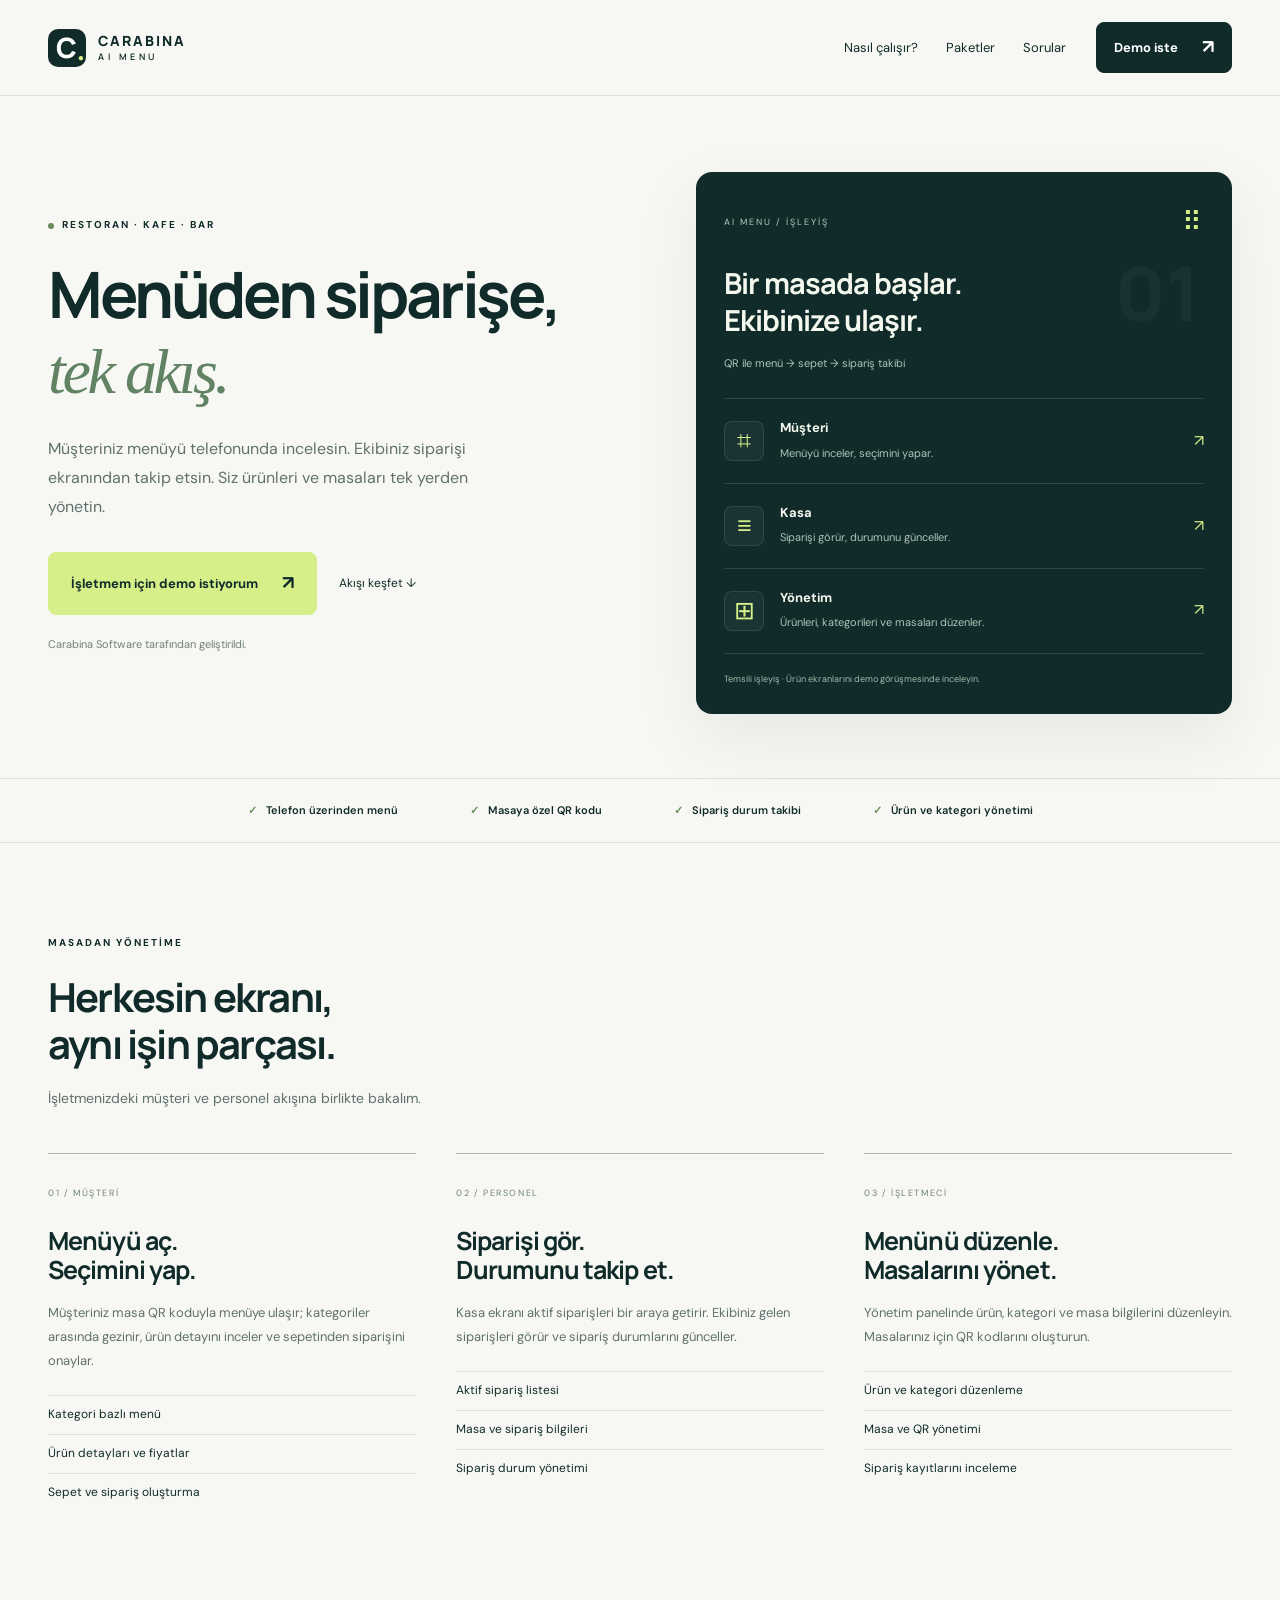
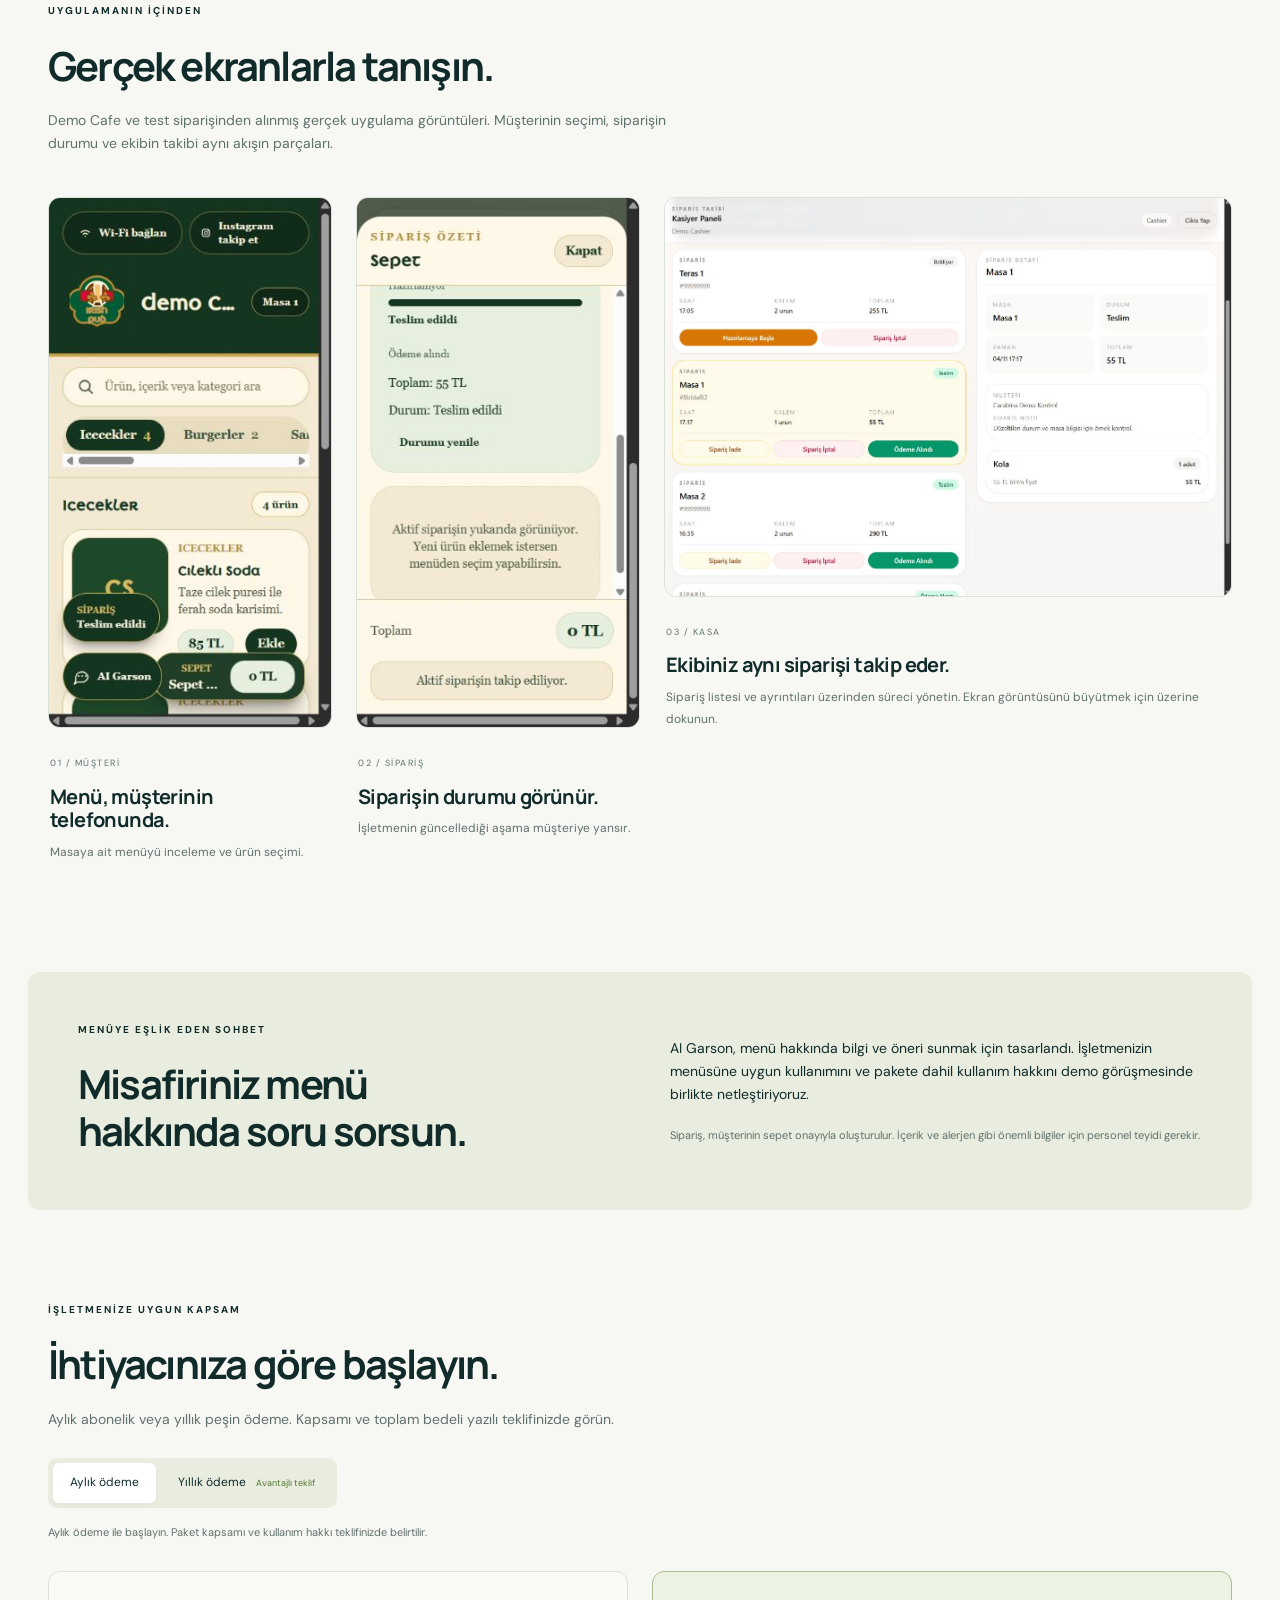
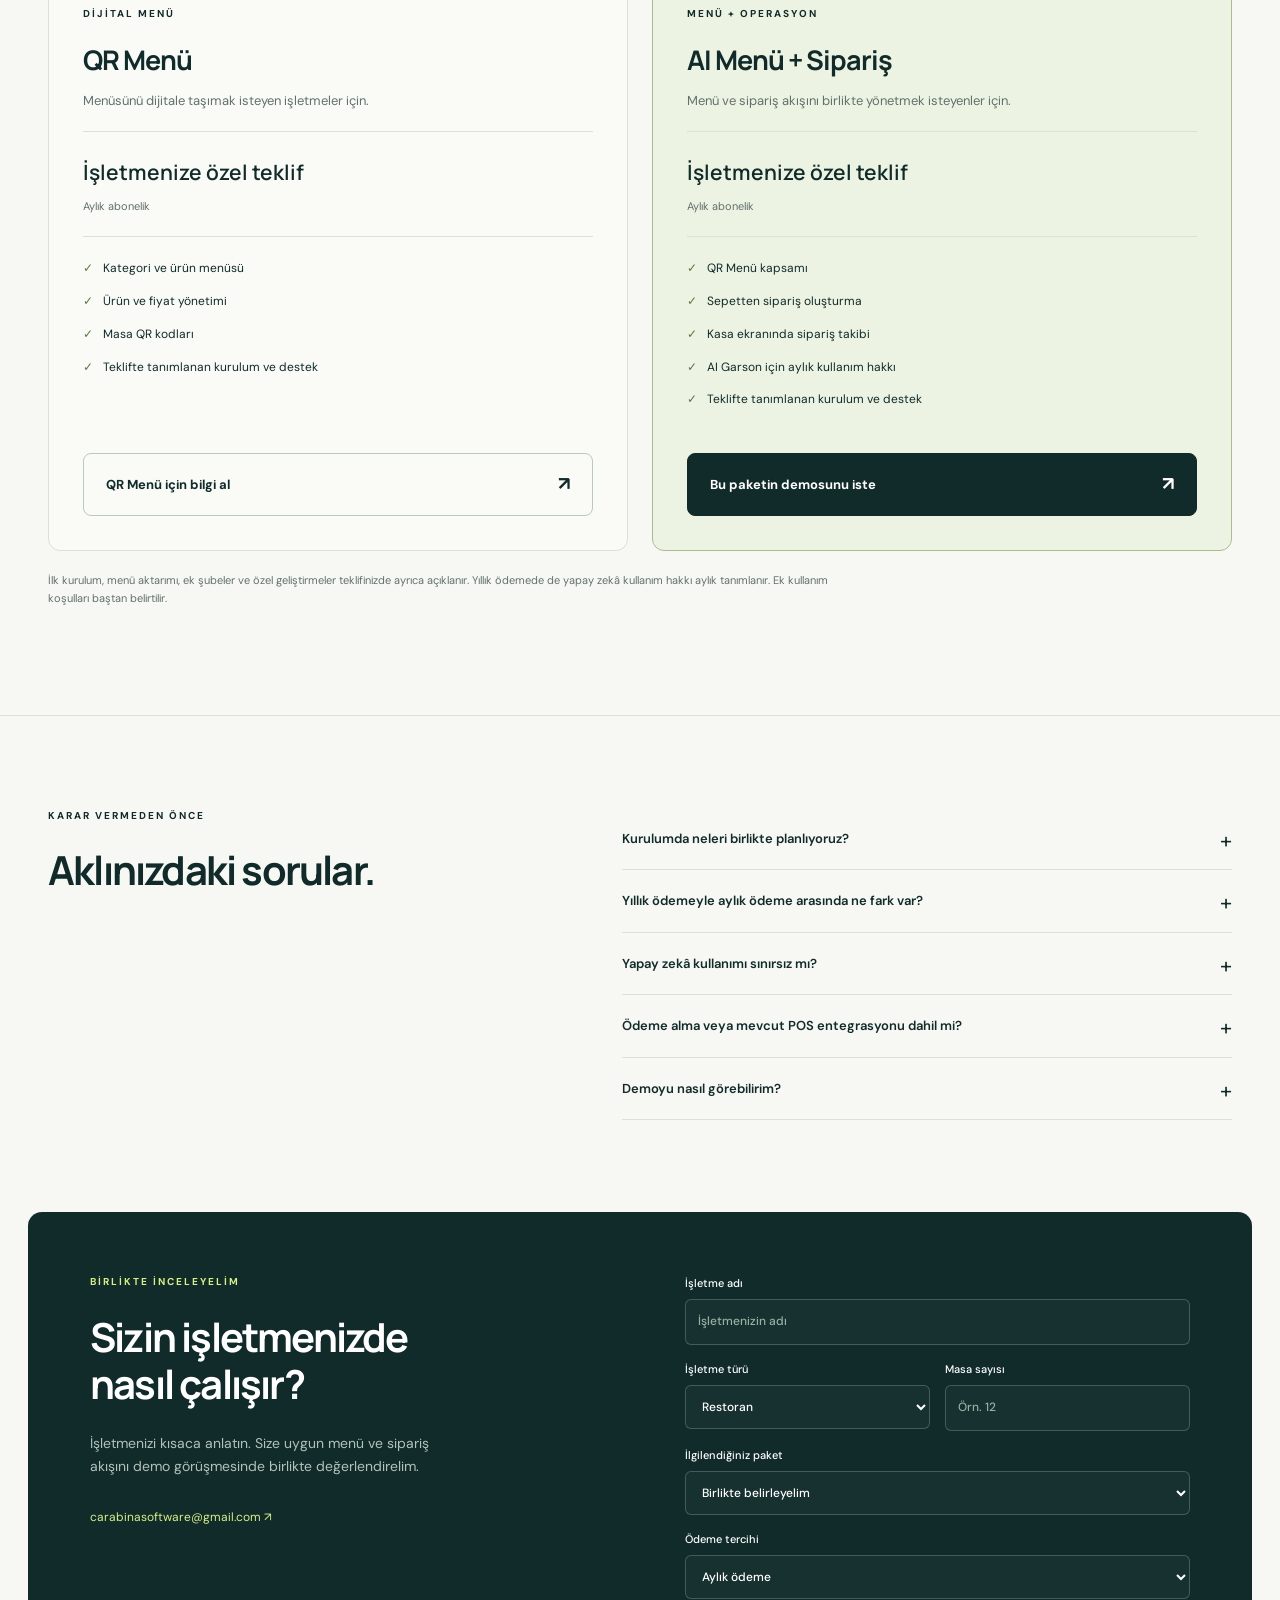
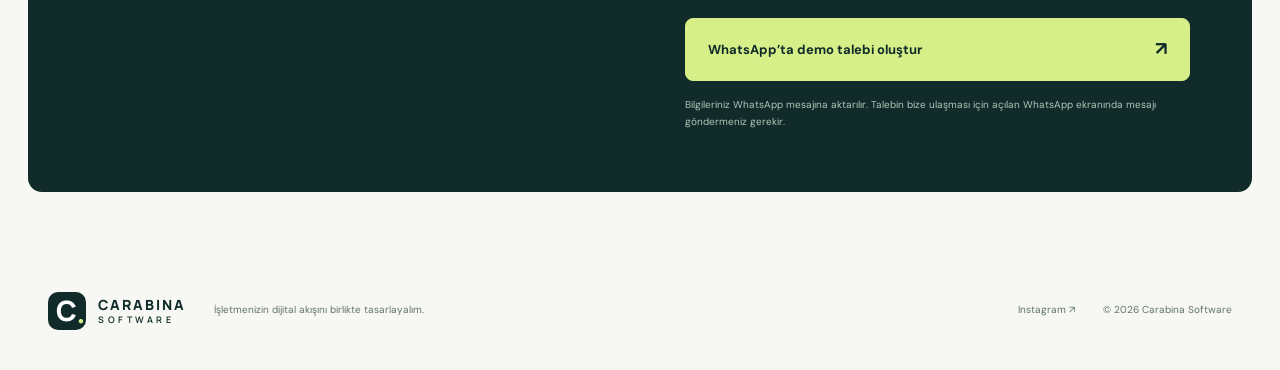
<file: public/ai-menu/index.html>
<!doctype html>
<html lang="tr">
<head>
  <meta charset="utf-8">
  <meta name="viewport" content="width=device-width,initial-scale=1">
  <title>Restoran ve Kafeler İçin QR Menü ve Sipariş | Carabina AI Menu</title>
  <meta name="description" content="Restoran, kafe ve barlar için QR menü, masa yönetimi ve sipariş takibi. Carabina AI Menu'nün işletmenize uygun kullanımını demo görüşmesinde inceleyin.">
  <meta name="theme-color" content="#102b2a">
  <link rel="canonical" href="https://carabinasoft.com/ai-menu/">
  <meta property="og:url" content="https://carabinasoft.com/ai-menu/">
  <meta property="og:image" content="https://carabinasoft.com/ai-menu/cashier.png">
  <meta property="og:title" content="Carabina AI Menu — Menüden siparişe, tek akış.">
  <meta property="og:description" content="QR menü, masa QR kodları ve sipariş takibi. İşletmeniz için demo talep edin.">
  <meta property="og:type" content="website">
  <meta property="og:locale" content="tr_TR">
  <link rel="icon" href="favicon.svg" type="image/svg+xml">
  <link rel="stylesheet" href="style.css">
  <link rel="stylesheet" href="screens.css">
  <script src="app.js" defer></script>
</head>
<body>
<a class="skip" href="#main">İçeriğe geç</a>
<header>
  <a class="brand" href="#" aria-label="Carabina AI Menu ana sayfa"><span class="brand-icon" aria-hidden="true">C<span>·</span></span><span>CARABINA<small>AI MENU</small></span></a>
  <nav aria-label="Ana menü"><a href="#akis">Nasıl çalışır?</a><a href="#paketler">Paketler</a><a href="#sorular">Sorular</a></nav>
  <a class="button small" href="#demo">Demo iste <span aria-hidden="true">↗</span></a>
</header>
<main id="main">
  <section class="hero" aria-labelledby="hero-title">
    <div class="hero-copy"><p class="eyebrow"><span></span> RESTORAN · KAFE · BAR</p><h1 id="hero-title">Menüden siparişe,<br><em>tek akış.</em></h1><p class="hero-description">Müşteriniz menüyü telefonunda incelesin. Ekibiniz siparişi ekranından takip etsin. Siz ürünleri ve masaları tek yerden yönetin.</p><div class="hero-actions"><a class="button primary" href="#demo">İşletmem için demo istiyorum <span aria-hidden="true">↗</span></a><a class="text-link" href="#akis">Akışı keşfet <span aria-hidden="true">↓</span></a></div><p class="hero-note">Carabina Software tarafından geliştirildi.</p></div>
    <div class="flow-visual" aria-label="Müşteri, kasa ve yönetim arasındaki işleyişin temsili anlatımı">
      <div class="visual-top"><span>AI MENU / İŞLEYİŞ</span><span class="dot-grid" aria-hidden="true">⠿</span></div>
      <div class="visual-main"><span class="visual-number">01</span><h2>Bir masada başlar.<br>Ekibinize ulaşır.</h2><p>QR ile menü → sepet → sipariş takibi</p></div>
      <div class="flow-row"><span class="step-icon" aria-hidden="true">⌗</span><div><strong>Müşteri</strong><span>Menüyü inceler, seçimini yapar.</span></div><span class="flow-arrow" aria-hidden="true">↗</span></div>
      <div class="flow-row"><span class="step-icon" aria-hidden="true">≡</span><div><strong>Kasa</strong><span>Siparişi görür, durumunu günceller.</span></div><span class="flow-arrow" aria-hidden="true">↗</span></div>
      <div class="flow-row"><span class="step-icon" aria-hidden="true">⊞</span><div><strong>Yönetim</strong><span>Ürünleri, kategorileri ve masaları düzenler.</span></div><span class="flow-arrow" aria-hidden="true">↗</span></div>
      <p class="visual-note">Temsili işleyiş · Ürün ekranlarını demo görüşmesinde inceleyin.</p>
    </div>
  </section>
  <div class="benefit-strip"><span>Telefon üzerinden menü</span><span>Masaya özel QR kodu</span><span>Sipariş durum takibi</span><span>Ürün ve kategori yönetimi</span></div>
  <section id="akis" class="section">
    <div class="section-heading"><p class="eyebrow">MASADAN YÖNETİME</p><h2>Herkesin ekranı,<br>aynı işin parçası.</h2><p>İşletmenizdeki müşteri ve personel akışına birlikte bakalım.</p></div>
    <div class="steps">
      <article><span class="number">01 / MÜŞTERİ</span><h3>Menüyü aç.<br>Seçimini yap.</h3><p>Müşteriniz masa QR koduyla menüye ulaşır; kategoriler arasında gezinir, ürün detayını inceler ve sepetinden siparişini onaylar.</p><ul><li>Kategori bazlı menü</li><li>Ürün detayları ve fiyatlar</li><li>Sepet ve sipariş oluşturma</li></ul></article>
      <article><span class="number">02 / PERSONEL</span><h3>Siparişi gör.<br>Durumunu takip et.</h3><p>Kasa ekranı aktif siparişleri bir araya getirir. Ekibiniz gelen siparişleri görür ve sipariş durumlarını günceller.</p><ul><li>Aktif sipariş listesi</li><li>Masa ve sipariş bilgileri</li><li>Sipariş durum yönetimi</li></ul></article>
      <article><span class="number">03 / İŞLETMECİ</span><h3>Menünü düzenle.<br>Masalarını yönet.</h3><p>Yönetim panelinde ürün, kategori ve masa bilgilerini düzenleyin. Masalarınız için QR kodlarını oluşturun.</p><ul><li>Ürün ve kategori düzenleme</li><li>Masa ve QR yönetimi</li><li>Sipariş kayıtlarını inceleme</li></ul></article>
    </div>
  </section>
  <section class="section screen-section" id="ekranlar" aria-labelledby="screens-title">
    <div class="section-heading"><p class="eyebrow">UYGULAMANIN İÇİNDEN</p><h2 id="screens-title">Gerçek ekranlarla tanışın.</h2><p>Demo Cafe ve test siparişinden alınmış gerçek uygulama görüntüleri. Müşterinin seçimi, siparişin durumu ve ekibin takibi aynı akışın parçaları.</p></div>
    <div class="screens-grid">
      <figure class="screen-card"><a href="customer-menu.png" target="_blank" rel="noopener noreferrer" aria-label="Müşteri menüsü görüntüsünü büyüt"><img src="customer-menu.png" alt="Demo Cafe müşteri menüsünde Masa 1, içecek kategorisi ve ürün fiyatları" width="315" height="591" loading="lazy"></a><figcaption><span>01 / MÜŞTERİ</span><h3>Menü, müşterinin telefonunda.</h3><p>Masaya ait menüyü inceleme ve ürün seçimi.</p></figcaption></figure>
      <figure class="screen-card"><a href="customer-order.png" target="_blank" rel="noopener noreferrer" aria-label="Sipariş durumu görüntüsünü büyüt"><img src="customer-order.png" alt="Müşteri tarafında örnek siparişin teslim edildi durumu ve sipariş aşamaları" width="315" height="591" loading="lazy"></a><figcaption><span>02 / SİPARİŞ</span><h3>Siparişin durumu görünür.</h3><p>İşletmenin güncellediği aşama müşteriye yansır.</p></figcaption></figure>
      <figure class="screen-card screen-wide"><a href="cashier.png" target="_blank" rel="noopener noreferrer" aria-label="Kasa ekranı görüntüsünü büyüt"><img src="cashier.png" alt="Demo kasiyer panelinde Masa 1 sipariş listesi, test müşterisi ve ürün detayı" width="1265" height="889" loading="lazy"></a><figcaption><span>03 / KASA</span><h3>Ekibiniz aynı siparişi takip eder.</h3><p>Sipariş listesi ve ayrıntıları üzerinden süreci yönetin. Ekran görüntüsünü büyütmek için üzerine dokunun.</p></figcaption></figure>
    </div>
  </section>
  <section class="ai-section"><div><p class="eyebrow">MENÜYE EŞLİK EDEN SOHBET</p><h2>Misafiriniz menü<br>hakkında soru sorsun.</h2></div><div><p>AI Garson, menü hakkında bilgi ve öneri sunmak için tasarlandı. İşletmenizin menüsüne uygun kullanımını ve pakete dahil kullanım hakkını demo görüşmesinde birlikte netleştiriyoruz.</p><p class="muted">Sipariş, müşterinin sepet onayıyla oluşturulur. İçerik ve alerjen gibi önemli bilgiler için personel teyidi gerekir.</p></div></section>
  <section id="paketler" class="section packages">
    <div class="section-heading"><p class="eyebrow">İŞLETMENİZE UYGUN KAPSAM</p><h2>İhtiyacınıza göre başlayın.</h2><p>Aylık abonelik veya yıllık peşin ödeme. Kapsamı ve toplam bedeli yazılı teklifinizde görün.</p></div>
    <div class="period-selector" role="group" aria-label="Ödeme dönemi"><button type="button" data-period="monthly" aria-pressed="true">Aylık ödeme</button><button type="button" data-period="yearly" aria-pressed="false">Yıllık ödeme <span>Avantajlı teklif</span></button></div>
    <p class="period-note" id="period-note" aria-live="polite">Aylık ödeme ile başlayın. Paket kapsamı ve kullanım hakkı teklifinizde belirtilir.</p>
    <div class="package-grid">
      <article class="package"><p class="eyebrow">DİJİTAL MENÜ</p><h3>QR Menü</h3><p>Menüsünü dijitale taşımak isteyen işletmeler için.</p><div class="package-price">İşletmenize özel teklif<small data-period-label>Aylık abonelik</small></div><ul><li>Kategori ve ürün menüsü</li><li>Ürün ve fiyat yönetimi</li><li>Masa QR kodları</li><li>Teklifte tanımlanan kurulum ve destek</li></ul><button class="button outline package-select" type="button" data-package="QR Menü">QR Menü için bilgi al <span aria-hidden="true">↗</span></button></article>
      <article class="package highlighted"><p class="eyebrow">MENÜ + OPERASYON</p><h3>AI Menü + Sipariş</h3><p>Menü ve sipariş akışını birlikte yönetmek isteyenler için.</p><div class="package-price">İşletmenize özel teklif<small data-period-label>Aylık abonelik</small></div><ul><li>QR Menü kapsamı</li><li>Sepetten sipariş oluşturma</li><li>Kasa ekranında sipariş takibi</li><li>AI Garson için aylık kullanım hakkı</li><li>Teklifte tanımlanan kurulum ve destek</li></ul><button class="button package-select" type="button" data-package="AI Menü + Sipariş">Bu paketin demosunu iste <span aria-hidden="true">↗</span></button></article>
    </div><p class="package-footnote">İlk kurulum, menü aktarımı, ek şubeler ve özel geliştirmeler teklifinizde ayrıca açıklanır. Yıllık ödemede de yapay zekâ kullanım hakkı aylık tanımlanır. Ek kullanım koşulları baştan belirtilir.</p>
  </section>
  <section id="sorular" class="section faq"><div class="section-heading"><p class="eyebrow">KARAR VERMEDEN ÖNCE</p><h2>Aklınızdaki sorular.</h2></div><div class="faq-list">
    <details><summary>Kurulumda neleri birlikte planlıyoruz?</summary><p>Menünüzü, ürün ve kategori yapınızı, masa sayınızı ve sipariş sürecinizi inceliyoruz. Menü aktarımı ve eğitim kapsamı teklifinizde belirtilir.</p></details>
    <details><summary>Yıllık ödemeyle aylık ödeme arasında ne fark var?</summary><p>Yıllık seçenekte 12 aylık hizmet için peşin ödeme teklifi hazırlanır. Aynı kapsamın aylık toplamına göre avantajı ve toplam tutarı teklifte açıkça gösterilir. Yapay zekâ kullanım hakkı her ay için ayrı tanımlanır.</p></details>
    <details><summary>Yapay zekâ kullanımı sınırsız mı?</summary><p>Pakete dahil aylık kullanım hakkı ve ek kullanım koşulları yazılı teklifinizde belirtilir. İhtiyacınıza uygun kapsamı görüşmede birlikte belirleriz.</p></details>
    <details><summary>Ödeme alma veya mevcut POS entegrasyonu dahil mi?</summary><p>Bu sayfada sunulan temel kapsam menü ve sipariş takibidir. Ödeme alma, POS, yazıcı ve diğer entegrasyon ihtiyaçları ayrıca değerlendirilir ve yalnız teklifinizde yer alıyorsa kapsama dahildir.</p></details>
    <details><summary>Demoyu nasıl görebilirim?</summary><p>Aşağıdan işletme bilgilerinizi paylaşarak demo görüşmesi isteyin. Örnek verili müşteri, kasa ve yönetim ekranları üzerinden kullanımınızı birlikte inceleyelim.</p></details>
  </div></section>
  <section id="demo" class="demo-section"><div><p class="eyebrow">BİRLİKTE İNCELEYELİM</p><h2>Sizin işletmenizde<br>nasıl çalışır?</h2><p>İşletmenizi kısaca anlatın. Size uygun menü ve sipariş akışını demo görüşmesinde birlikte değerlendirelim.</p><a href="mailto:carabinasoftware@gmail.com">carabinasoftware@gmail.com ↗</a></div>
    <form id="demo-form"><label for="business">İşletme adı<input name="business" id="business" autocomplete="organization" placeholder="İşletmenizin adı" required maxlength="100"></label><div class="form-row"><label for="business-type">İşletme türü<select id="business-type" name="type"><option>Restoran</option><option>Kafe</option><option>Bar</option><option>Diğer</option></select></label><label for="tables">Masa sayısı<input name="tables" id="tables" type="number" min="1" max="10000" placeholder="Örn. 12" required></label></div><label for="package">İlgilendiğiniz paket<select id="package" name="package"><option>Birlikte belirleyelim</option><option>QR Menü</option><option>AI Menü + Sipariş</option></select></label><label for="payment">Ödeme tercihi<select id="payment" name="payment"><option value="monthly">Aylık ödeme</option><option value="yearly">Yıllık peşin ödeme</option></select></label><button class="button primary" type="submit">WhatsApp’ta demo talebi oluştur <span aria-hidden="true">↗</span></button><p class="form-note">Bilgileriniz WhatsApp mesajına aktarılır. Talebin bize ulaşması için açılan WhatsApp ekranında mesajı göndermeniz gerekir.</p></form>
  </section>
</main>
<footer><a class="brand" href="https://carabinasoft.com/" target="_blank" rel="noopener noreferrer"><span class="brand-icon" aria-hidden="true">C<span>·</span></span><span>CARABINA<small>SOFTWARE</small></span></a><p>İşletmenizin dijital akışını birlikte tasarlayalım.</p><a href="https://www.instagram.com/carabinasoft/" target="_blank" rel="noopener noreferrer">Instagram ↗</a><span>© <span id="year">2026</span> Carabina Software</span></footer>
</body>
</html>
</file>
<file: public/ai-menu/style.css>
@import url('https://fonts.googleapis.com/css2?family=DM+Sans:wght@400;500;600;700&family=Manrope:wght@400;500;600;700;800&display=swap');
:root{--ink:#102b2a;--paper:#f7f8f3;--muted:#61716d;--line:#d9e1d9;--lime:#d7ef88;--white:#fff;--serif:Georgia,serif}*{box-sizing:border-box}html{scroll-behavior:smooth;scroll-padding-top:100px}body{margin:0;background:var(--paper);color:var(--ink);font-family:'DM Sans',sans-serif;line-height:1.65}a{color:inherit;text-decoration:none}button,input,select{font:inherit}button,a,input,select,summary{-webkit-tap-highlight-color:transparent}a:focus-visible,button:focus-visible,input:focus-visible,select:focus-visible,summary:focus-visible{outline:3px solid #326ea7;outline-offset:5px}.skip{position:absolute;left:20px;top:-100px;background:white;z-index:100;padding:10px}.skip:focus{top:10px}header{height:96px;margin:auto;max-width:1320px;padding:0 48px;display:flex;align-items:center;gap:30px;border-bottom:1px solid var(--line)}.brand{display:flex;align-items:center;gap:12px;font:800 14px/1.4 'Manrope',sans-serif;letter-spacing:2px}.brand small{display:block;font-size:9px;letter-spacing:3.5px;font-weight:600}.brand-icon{width:38px;height:38px;background:var(--ink);color:white;display:grid;place-content:center;border-radius:10px;font-size:28px;position:relative;letter-spacing:-4px;padding-right:5px}.brand-icon span{position:absolute;right:5px;top:8px;color:var(--lime)}nav{display:flex;gap:28px;margin-left:auto;font-size:13px}nav a:hover,.text-link:hover,footer a:hover{color:#49816b}.button{background:var(--ink);color:white;border:1px solid var(--ink);border-radius:8px;display:inline-flex;align-items:center;justify-content:space-between;gap:24px;padding:16px 22px;font-size:13px;font-weight:700;cursor:pointer;line-height:1.5;transition:transform .18s,background .18s}.button:hover{background:#234a42;transform:translateY(-2px)}.button span{font-size:19px}.button.small{padding:10px 17px}.button.primary{background:var(--lime);border-color:var(--lime);color:var(--ink)}.button.primary:hover{background:#c7e175}.button.outline{background:transparent;color:var(--ink);border-color:#b9c9bd}.button.outline:hover{background:#e8eddf}.hero{max-width:1320px;padding:76px 48px 64px;margin:auto;display:grid;grid-template-columns:1.08fr 1fr;gap:70px;align-items:center}.eyebrow{font-size:10px;letter-spacing:2px;font-weight:700;margin:0 0 22px;display:flex;align-items:center;gap:8px}.eyebrow>span{height:6px;width:6px;border-radius:50%;background:#698b58}h1,h2,h3{font-family:'Manrope',sans-serif;line-height:1.18;letter-spacing:-2px;margin:0;font-weight:700}h1{font-size:clamp(42px,5vw,67px);letter-spacing:-3.4px}h1 em{font-family:var(--serif);font-weight:400;color:#628363}p{margin:0 0 16px}.hero-description{font-size:16px;line-height:1.8;max-width:475px;margin-top:25px;color:var(--muted)}.hero-actions{display:flex;align-items:center;gap:22px;margin-top:31px}.text-link{font-size:12px;white-space:nowrap}.hero-note{font-size:11px;color:#728078;margin-top:20px}.flow-visual{background:var(--ink);color:#f3f7ed;padding:28px;border-radius:16px;position:relative;overflow:hidden;box-shadow:0 24px 65px #16393114}.visual-top{display:flex;justify-content:space-between;align-items:center;font-size:9px;letter-spacing:2px;color:#b8c8bc}.dot-grid{font-size:27px;color:var(--lime)}.visual-main{padding:20px 0 26px;border-bottom:1px solid #ffffff1f;position:relative}.visual-main h2{font-size:29px;letter-spacing:-1px;line-height:1.3}.visual-main p{font-size:11px;color:#afc2b7;margin:14px 0 0}.visual-number{position:absolute;right:4px;top:10px;font-size:75px;line-height:1;color:#ffffff09;font-family:'Manrope',sans-serif;font-weight:800}.flow-row{display:flex;gap:16px;align-items:center;padding:18px 0;border-bottom:1px solid #ffffff1f}.step-icon{display:grid;place-content:center;width:40px;height:40px;background:#ffffff0b;border:1px solid #ffffff18;border-radius:8px;color:var(--lime);font-size:25px}.flow-row strong{display:block;font-size:13px}.flow-row div>span{font-size:11px;color:#afc2b7}.flow-arrow{margin-left:auto;color:var(--lime)}.visual-note{font-size:9px;color:#a7b8ad;margin:18px 0 0}.benefit-strip{border-block:1px solid var(--line);display:flex;justify-content:center;gap:72px;padding:22px 24px;font-size:11px;font-weight:600}.benefit-strip span:before{content:'✓';margin-right:9px;color:#688f56}.section{max-width:1320px;margin:auto;padding:92px 48px}.section-heading{max-width:660px;margin-bottom:42px}.section-heading h2,.ai-section h2,.demo-section h2{font-size:40px;letter-spacing:-1.8px}.section-heading>p:last-child{color:var(--muted);margin-top:20px;font-size:14px}.steps{display:grid;grid-template-columns:repeat(3,1fr);gap:40px}.steps article{border-top:1px solid #acbdaf;padding-top:24px}.number{font-size:9px;letter-spacing:1.6px;color:#6f8474}.steps h3{font-size:25px;letter-spacing:-.9px;margin:22px 0 16px}.steps p{font-size:13px;color:var(--muted);line-height:1.85}.steps ul,.package ul{list-style:none;padding:0;margin:22px 0 0;font-size:12px}.steps li{padding:9px 0;border-top:1px solid var(--line)}.ai-section{max-width:1224px;margin:0 auto;padding:50px;background:#e9eddf;border-radius:12px;display:grid;grid-template-columns:1fr 1fr;gap:60px}.ai-section>div:last-child{font-size:14px;padding-top:15px}.ai-section .muted{font-size:11px;color:var(--muted);margin-top:20px}.packages .section-heading{margin-bottom:27px}.period-selector{display:inline-flex;gap:5px;background:#e9eddf;padding:5px;border-radius:9px;max-width:100%}.period-selector button{border:0;background:none;padding:10px 17px;border-radius:6px;color:var(--ink);font-size:12px;cursor:pointer}.period-selector button[aria-pressed=true]{background:white;box-shadow:0 2px 5px #00000009}.period-selector span{color:#52742f;font-size:9px;margin-left:7px}.period-note{font-size:11px;color:var(--muted);margin:15px 0 30px}.package-grid{display:grid;grid-template-columns:1fr 1fr;gap:24px}.package{border:1px solid var(--line);border-radius:12px;padding:34px;display:flex;flex-direction:column;align-items:stretch;background:#ffffff50}.package.highlighted{background:#edf3e2;border-color:#a9bd91}.package h3{font-size:27px;letter-spacing:-1px}.package>p:not(.eyebrow){font-size:13px;color:var(--muted);margin:14px 0 20px}.package-price{border-block:1px solid var(--line);padding:23px 0;font-size:21px;font-family:'Manrope',sans-serif;font-weight:600}.package-price small{display:block;font:11px 'DM Sans',sans-serif;color:var(--muted);margin-top:9px}.package ul{margin-bottom:30px}.package li{margin-bottom:13px}.package li:before{content:'✓';color:#577742;padding-right:10px}.package .button{margin-top:auto}.package-footnote{font-size:11px;color:var(--muted);margin-top:20px;max-width:800px}.faq{display:grid;grid-template-columns:.9fr 1.1fr;gap:75px;border-top:1px solid var(--line)}details{border-bottom:1px solid var(--line)}summary{padding:20px 25px 20px 0;font-size:13px;font-weight:600;cursor:pointer;position:relative;list-style:none}summary::-webkit-details-marker{display:none}summary:after{content:'+';position:absolute;right:0;top:15px;font-size:22px;font-weight:400}details[open] summary:after{content:'−'}details p{font-size:12px;color:var(--muted);padding-bottom:10px;line-height:1.85}.demo-section{background:var(--ink);color:white;max-width:1224px;margin:0 auto 70px;border-radius:14px;padding:62px;display:grid;grid-template-columns:1fr 1fr;gap:90px}.demo-section>div>p:not(.eyebrow){font-size:14px;color:#b1c2b9;max-width:365px;margin:25px 0}.demo-section>div>a{font-size:12px;color:var(--lime)}.demo-section .eyebrow{color:var(--lime)}form{display:flex;flex-direction:column;gap:15px}label{font-size:11px;font-weight:500;display:flex;flex-direction:column;gap:7px;flex:1;min-width:0}input,select{border:1px solid #ffffff33;background:#ffffff08;color:white;border-radius:6px;padding:12px;font-size:12px;width:100%;min-height:44px}input::placeholder{color:#9aafa4}select option{background:#102b2a;color:white}.form-row{display:flex;gap:15px}.form-note{font-size:10px;line-height:1.7;color:#b3c5b9;margin:0}form .button{width:100%;margin-top:4px}footer{display:flex;gap:28px;align-items:center;padding:30px 48px 40px;max-width:1320px;margin:auto;font-size:10px;color:var(--muted)}footer>.brand{color:var(--ink)}footer>p{margin:0 auto 0 0;max-width:220px}footer>span{white-space:nowrap}@media(min-width:1500px){.hero{padding-block:100px}.flow-visual{padding:34px}.visual-main{padding-block:30px}.flow-row{padding-block:22px}}@media(max-width:1000px){header{padding-inline:28px}nav{gap:18px}.hero{padding:55px 28px;gap:35px}.hero-actions{flex-wrap:wrap;gap:14px}h1{font-size:49px}.benefit-strip{gap:26px}.section{padding:65px 28px}.steps{gap:25px}.steps h3{font-size:23px}.ai-section,.demo-section{margin-inline:28px;padding:35px;gap:35px}.faq{gap:35px}.section-heading h2,.ai-section h2,.demo-section h2{font-size:34px}footer{padding-inline:28px;flex-wrap:wrap}}@media(max-width:650px){header{height:80px;padding-inline:20px}.brand{font-size:12px;letter-spacing:1.5px}.brand-icon{width:33px;height:33px}nav{display:none}header>.button{margin-left:auto}.hero{grid-template-columns:1fr;padding:45px 20px 35px;gap:28px}h1{font-size:49px;letter-spacing:-2.8px}.hero-description{font-size:14px}.hero-actions{gap:18px}.hero-actions .button{font-size:12px}.hero-note{margin-bottom:0}.flow-visual{padding:23px}.visual-main h2{font-size:28px}.benefit-strip{display:grid;grid-template-columns:1fr 1fr;gap:13px 16px;padding:22px 20px;font-size:10px}.section{padding:55px 20px}.section-heading h2,.ai-section h2,.demo-section h2{font-size:32px;letter-spacing:-1.3px}.steps{grid-template-columns:1fr;gap:30px}.steps h3{font-size:26px}.steps article{padding-top:18px}.steps p{max-width:480px}.steps ul{margin-top:18px}.ai-section{margin-inline:20px;grid-template-columns:1fr;gap:15px;padding:28px}.ai-section>div:last-child{padding:0}.package-grid{grid-template-columns:1fr}.package{padding:26px}.package-price{font-size:20px}.period-selector button{padding:9px 11px;font-size:11px}.period-selector span{font-size:8px;margin-left:3px}.faq{grid-template-columns:1fr;gap:5px}.faq .section-heading{margin-bottom:10px}.demo-section{grid-template-columns:1fr;margin-inline:20px;margin-bottom:30px;padding:28px;gap:25px}.demo-section h2{font-size:35px}footer{padding:25px 20px 35px;gap:20px;align-items:center}footer>p{order:3;max-width:none;width:100%;font-size:11px}footer>span{order:4;width:100%}footer>a:last-of-type{margin-left:auto}.form-row{gap:10px}}@media(prefers-reduced-motion:reduce){html{scroll-behavior:auto}*{transition:none!important}}
</file>
<file: public/ai-menu/screens.css>
.screen-section{padding-top:0}.screens-grid{display:grid;grid-template-columns:1fr 1fr 2fr;gap:24px;align-items:start}.screen-card{margin:0;min-width:0}.screen-card>a{display:block;border:1px solid var(--line);border-radius:12px;overflow:hidden;background:#e9eddf;line-height:0}.screen-card img{width:100%;height:auto;display:block}.screen-card figcaption{padding:20px 2px 0}.screen-card figcaption>span{font-size:9px;letter-spacing:1.5px;color:var(--muted)}.screen-card h3{font-size:20px;letter-spacing:-.6px;margin:10px 0}.screen-card p{font-size:12px;line-height:1.8;color:var(--muted)}@media(max-width:1000px){.screens-grid{grid-template-columns:1fr 1fr}.screen-wide{grid-column:1/-1;max-width:800px}}@media(max-width:650px){.screens-grid{gap:28px 14px}.screen-card figcaption{padding-top:13px}.screen-card h3{font-size:18px}.screen-card p{font-size:11px}.screen-wide{grid-column:1/-1}}
</file>
